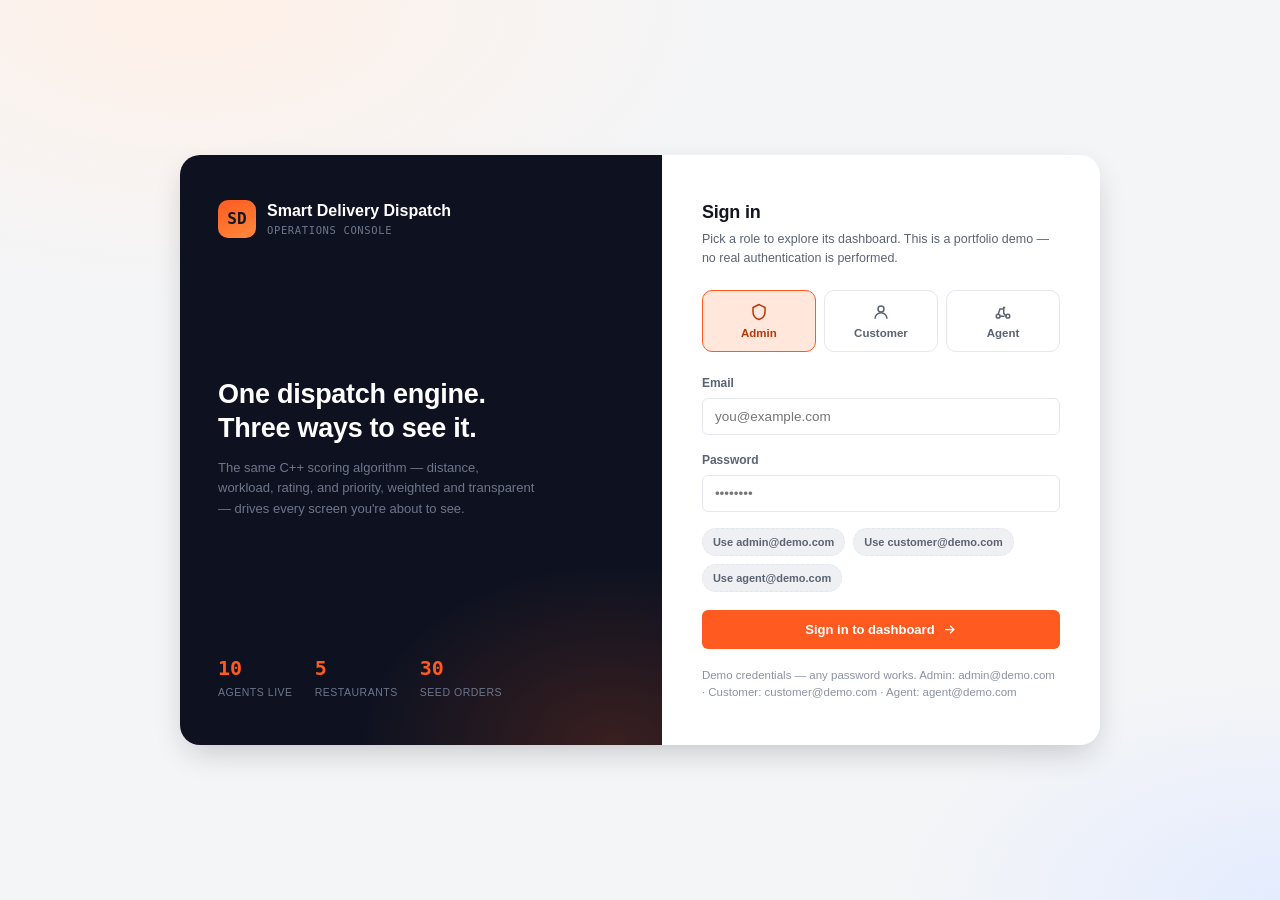
<file: frontend/index.html>
<!DOCTYPE html>
<html lang="en">
<head>
<meta charset="UTF-8">
<meta name="viewport" content="width=device-width, initial-scale=1.0">
<title>Smart Delivery Dispatch — Sign In</title>
<link rel="stylesheet" href="css/style.css">
<link rel="stylesheet" href="css/components.css">
<link rel="stylesheet" href="css/responsive.css">
<style>
  body.login-body {
    min-height: 100vh;
    display: flex; align-items: center; justify-content: center;
    padding: 24px;
    background:
      radial-gradient(900px 500px at 15% 0%, #FFF1E8 0%, transparent 60%),
      radial-gradient(700px 400px at 100% 100%, #E4ECFE 0%, transparent 55%),
      var(--bg);
  }
  .login-wrap { width: 100%; max-width: 920px; display: grid; grid-template-columns: 1.1fr 1fr; border-radius: 20px; overflow: hidden; box-shadow: var(--shadow-pop); background: var(--surface); }
  .login-side {
    background: var(--rail-bg);
    color: #fff;
    padding: 44px 38px;
    display: flex; flex-direction: column; justify-content: space-between;
    position: relative;
    overflow: hidden;
  }
  .login-side::before {
    content: ''; position: absolute; inset: 0;
    background: radial-gradient(420px 300px at 90% 100%, rgba(255,90,31,0.18), transparent 60%);
  }
  .login-brand { display: flex; align-items: center; gap: 11px; position: relative; }
  .login-brand-mark { width: 38px; height: 38px; border-radius: 10px; background: linear-gradient(155deg, var(--accent), #FF8A3D); display: flex; align-items: center; justify-content: center; font-family: var(--font-mono); font-weight: 700; color: #12161F; font-size: 16px; }
  .login-brand strong { font-family: var(--font-display); font-size: 16px; }
  .login-brand span { display: block; font-size: 10.5px; color: var(--rail-text-dim); font-family: var(--font-mono); letter-spacing: 0.06em; text-transform: uppercase; }
  .login-headline { position: relative; margin-top: 40px; }
  .login-headline h1 { font-size: 27px; line-height: 1.25; font-weight: 600; letter-spacing: -0.01em; max-width: 340px; }
  .login-headline p { margin-top: 12px; color: var(--rail-text-dim); font-size: 13px; max-width: 320px; line-height: 1.6; }
  .login-metric-row { display: flex; gap: 22px; margin-top: 34px; position: relative; }
  .login-metric .num { font-family: var(--font-mono); font-size: 20px; font-weight: 700; color: var(--accent); }
  .login-metric .lbl { font-size: 10.5px; color: var(--rail-text-dim); text-transform: uppercase; letter-spacing: 0.05em; margin-top: 2px; }

  .login-form-side { padding: 44px 40px; display: flex; flex-direction: column; }
  .login-form-side h2 { font-size: 18px; margin-bottom: 4px; }
  .login-form-side .sub { font-size: 12.5px; color: var(--ink-soft); margin-bottom: 22px; }

  .role-tabs { display: grid; grid-template-columns: repeat(3, 1fr); gap: 8px; margin-bottom: 22px; }
  .role-tab {
    border: 1px solid var(--line); border-radius: var(--radius-md); padding: 12px 8px;
    display: flex; flex-direction: column; align-items: center; gap: 6px;
    background: var(--surface); color: var(--ink-soft); font-size: 11.5px; font-weight: 600;
  }
  .role-tab svg { width: 18px; height: 18px; }
  .role-tab.active { border-color: var(--accent); background: var(--accent-dim); color: var(--accent-ink); }

  .demo-fill-row { display: flex; gap: 8px; margin-top: 4px; margin-bottom: 18px; flex-wrap: wrap; }
  .demo-fill-btn { font-size: 11px; padding: 7px 10px; border-radius: 999px; border: 1px dashed var(--line); background: var(--line-soft); color: var(--ink-soft); font-weight: 600; }
  .demo-fill-btn:hover { border-color: var(--accent); color: var(--accent-ink); }

  .login-error { display:none; background: var(--red-dim); color: var(--red); font-size: 12.5px; padding: 10px 12px; border-radius: var(--radius-sm); margin-bottom: 14px; }
  .login-error.show { display: block; }

  .login-footer-note { margin-top: auto; padding-top: 18px; font-size: 11.5px; color: var(--ink-faint); }

  @media (max-width: 768px) {
    .login-wrap { grid-template-columns: 1fr; }
    .login-side { display: none; }
    .login-form-side { padding: 32px 22px; }
  }
</style>
</head>
<body class="login-body">

<div class="login-wrap">
  <aside class="login-side">
    <div class="login-brand">
      <div class="login-brand-mark">SD</div>
      <div>
        <strong>Smart Delivery Dispatch</strong>
        <span>Operations Console</span>
      </div>
    </div>

    <div class="login-headline">
      <h1>One dispatch engine.<br>Three ways to see it.</h1>
      <p>The same C++ scoring algorithm — distance, workload, rating, and priority, weighted and transparent — drives every screen you're about to see.</p>
    </div>

    <div class="login-metric-row">
      <div class="login-metric"><div class="num">10</div><div class="lbl">Agents live</div></div>
      <div class="login-metric"><div class="num">5</div><div class="lbl">Restaurants</div></div>
      <div class="login-metric"><div class="num">30</div><div class="lbl">Seed orders</div></div>
    </div>
  </aside>

  <section class="login-form-side">
    <h2>Sign in</h2>
    <p class="sub">Pick a role to explore its dashboard. This is a portfolio demo — no real authentication is performed.</p>

    <div class="role-tabs" role="tablist" aria-label="Select role">
      <button class="role-tab active" data-role="ADMIN" type="button">
        <svg viewBox="0 0 24 24" fill="none" stroke="currentColor" stroke-width="2"><path d="M12 2 4 6v6c0 5 3.5 8.5 8 10 4.5-1.5 8-5 8-10V6z"/></svg>
        Admin
      </button>
      <button class="role-tab" data-role="CUSTOMER" type="button">
        <svg viewBox="0 0 24 24" fill="none" stroke="currentColor" stroke-width="2"><circle cx="12" cy="8" r="4"/><path d="M4 21c0-4.4 3.6-8 8-8s8 3.6 8 8"/></svg>
        Customer
      </button>
      <button class="role-tab" data-role="DELIVERY_AGENT" type="button">
        <svg viewBox="0 0 24 24" fill="none" stroke="currentColor" stroke-width="2"><circle cx="5.5" cy="17.5" r="2.5"/><circle cx="18.5" cy="17.5" r="2.5"/><path d="M15 6h-2v8l3.5 3.5M8 17.5h6M5.5 15 8 8h5"/></svg>
        Agent
      </button>
    </div>

    <div class="login-error" id="loginError"></div>

    <form id="loginForm">
      <div class="form-group">
        <label class="form-label" for="email">Email</label>
        <input class="form-control" id="email" type="email" placeholder="you@example.com" required>
      </div>
      <div class="form-group">
        <label class="form-label" for="password">Password</label>
        <input class="form-control" id="password" type="password" placeholder="••••••••" required>
      </div>

      <div class="demo-fill-row">
        <button type="button" class="demo-fill-btn" data-demo="admin">Use admin@demo.com</button>
        <button type="button" class="demo-fill-btn" data-demo="customer">Use customer@demo.com</button>
        <button type="button" class="demo-fill-btn" data-demo="agent">Use agent@demo.com</button>
      </div>

      <button class="btn btn-accent btn-block" type="submit" style="padding:11px;">
        Sign in to dashboard
        <svg viewBox="0 0 24 24" fill="none" stroke="currentColor" stroke-width="2"><path d="M5 12h14M13 6l6 6-6 6"/></svg>
      </button>
    </form>

    <p class="login-footer-note">Demo credentials — any password works. Admin: admin@demo.com · Customer: customer@demo.com · Agent: agent@demo.com</p>
  </section>
</div>

<script src="js/config.js"></script>
  <script src="js/utils.js"></script>
<script>
  let selectedRole = 'ADMIN';

  document.querySelectorAll('.role-tab').forEach(tab => {
    tab.addEventListener('click', () => {
      document.querySelectorAll('.role-tab').forEach(t => t.classList.remove('active'));
      tab.classList.add('active');
      selectedRole = tab.dataset.role;
    });
  });

  const DEMO = {
    admin:    { role: 'ADMIN',          email: 'admin@demo.com',    name: 'Admin User' },
    customer: { role: 'CUSTOMER',       email: 'customer@demo.com', name: 'Aarav Sharma', id: 'CUS-0001' },
    agent:    { role: 'DELIVERY_AGENT', email: 'agent@demo.com',    name: 'Rahul Yadav',  id: 'AGT-0001' },
  };

  document.querySelectorAll('[data-demo]').forEach(btn => {
    btn.addEventListener('click', () => {
      const demo = DEMO[btn.dataset.demo];
      document.getElementById('email').value = demo.email;
      document.getElementById('password').value = 'demo1234';
      document.querySelectorAll('.role-tab').forEach(t => t.classList.toggle('active', t.dataset.role === demo.role));
      selectedRole = demo.role;
    });
  });

  document.getElementById('loginForm').addEventListener('submit', (e) => {
    e.preventDefault();
    const email = document.getElementById('email').value.trim().toLowerCase();
    const errorBox = document.getElementById('loginError');

    const matched = Object.values(DEMO).find(d => d.role === selectedRole);
    const isDemoEmail = matched && email === matched.email;

    let session;
    if (isDemoEmail) {
      session = { role: matched.role, email: matched.email, name: matched.name, id: matched.id || null };
    } else if (email) {
      // Non-demo email: still let them in for exploration purposes, using
      // the seeded demo identity for that role (this is a portfolio demo,
      // not a real auth system - see README "Demo Mode").
      session = { role: selectedRole, email, name: matched?.name || 'Guest User', id: matched?.id || null };
    } else {
      errorBox.textContent = 'Enter an email to continue.';
      errorBox.classList.add('show');
      return;
    }

    Utils.setSession(session);
    const dest = { ADMIN: 'admin.html', CUSTOMER: 'customer.html', DELIVERY_AGENT: 'agent.html' }[session.role];
    window.location.href = dest;
  });

  // If already signed in, skip straight to the right dashboard.
  (function redirectIfLoggedIn() {
    const session = Utils.getSession();
    if (session) {
      const dest = { ADMIN: 'admin.html', CUSTOMER: 'customer.html', DELIVERY_AGENT: 'agent.html' }[session.role];
      if (dest) window.location.href = dest;
    }
  })();
</script>
</body>
</html>
</file>
<file: frontend/css/style.css>
/* ============================================================================
   style.css
   Smart Delivery Dispatch System — Design System
   ----------------------------------------------------------------------------
   DIRECTION: "Dispatch console" — a logistics operations tool, not a food
   app. The signature move is treating agent/order data like a live terminal
   readout: monospace figures for IDs, ETAs and dispatch scores, a dark
   "ops rail" sidebar, and a warm signal-orange accent (traffic/logistics
   signage, not a decorative gradient). Score breakdowns render as literal
   horizontal meters, because making the scoring algorithm visible is the
   whole point of this project.
   ============================================================================ */

:root {
  /* ---- Palette ---- */
  --ink: #12161F;
  --ink-soft: #5B6472;
  --ink-faint: #8A93A3;
  --line: #E4E7EC;
  --line-soft: #EEF0F3;

  --bg: #F4F5F7;
  --surface: #FFFFFF;
  --surface-raised: #FFFFFF;

  --rail-bg: #0E1220;
  --rail-bg-active: #1B2133;
  --rail-text: #C7CCDA;
  --rail-text-dim: #6E768B;
  --rail-line: #232A3D;

  --accent: #FF5A1F;
  --accent-dim: #FFE7DC;
  --accent-ink: #B8380A;

  --teal: #0F9D7C;
  --teal-dim: #DFF5EE;
  --amber: #C77700;
  --amber-dim: #FFF1D6;
  --red: #D6304A;
  --red-dim: #FCE3E7;
  --blue: #2F6FED;
  --blue-dim: #E4ECFE;
  --violet: #7C5CFC;
  --violet-dim: #EDE7FE;

  /* ---- Type ---- */
  --font-display: 'Space Grotesk', 'Segoe UI', sans-serif;
  --font-body: 'Inter', 'Segoe UI', sans-serif;
  --font-mono: 'JetBrains Mono', 'SFMono-Regular', Consolas, monospace;

  /* ---- Layout ---- */
  --rail-width: 248px;
  --header-height: 64px;
  --radius-sm: 6px;
  --radius-md: 10px;
  --radius-lg: 16px;
  --shadow-card: 0 1px 2px rgba(18, 22, 31, 0.04), 0 8px 24px -12px rgba(18, 22, 31, 0.10);
  --shadow-pop: 0 12px 32px -8px rgba(18, 22, 31, 0.24);
}

/* ---- Reset ---- */
* { box-sizing: border-box; }
html, body { height: 100%; }
body {
  margin: 0;
  font-family: var(--font-body);
  background: var(--bg);
  color: var(--ink);
  font-size: 14px;
  line-height: 1.5;
  -webkit-font-smoothing: antialiased;
  overflow-x: hidden;
}
h1, h2, h3, h4 {
  font-family: var(--font-display);
  font-weight: 600;
  margin: 0;
  letter-spacing: -0.01em;
}
p { margin: 0; }
a { color: inherit; text-decoration: none; }
button { font-family: inherit; cursor: pointer; }
input, select, textarea { font-family: inherit; }
ul { list-style: none; margin: 0; padding: 0; }
table { border-collapse: collapse; width: 100%; }
:focus-visible {
  outline: 2px solid var(--accent);
  outline-offset: 2px;
}
.mono { font-family: var(--font-mono); font-variant-numeric: tabular-nums; }

/* ============================================================================
   APP SHELL
   ============================================================================ */
.app-shell {
  display: grid;
  grid-template-columns: var(--rail-width) 1fr;
  min-height: 100vh;
}

/* ---- Sidebar / Ops rail ---- */
.rail {
  background: var(--rail-bg);
  color: var(--rail-text);
  display: flex;
  flex-direction: column;
  padding: 20px 14px;
  position: fixed;
  top: 0; left: 0; bottom: 0;
  width: var(--rail-width);
  z-index: 60;
  transition: transform 0.25s ease;
}

.rail-brand {
  display: flex;
  align-items: center;
  gap: 10px;
  padding: 6px 10px 22px;
}
.rail-brand-mark {
  width: 34px; height: 34px;
  border-radius: 9px;
  background: linear-gradient(155deg, var(--accent), #FF8A3D);
  display: flex; align-items: center; justify-content: center;
  font-family: var(--font-mono);
  font-weight: 700;
  color: #12161F;
  font-size: 15px;
  flex-shrink: 0;
}
.rail-brand-text .name {
  font-family: var(--font-display);
  font-size: 14.5px;
  font-weight: 600;
  color: #F4F5F7;
  line-height: 1.2;
}
.rail-brand-text .tag {
  font-family: var(--font-mono);
  font-size: 10.5px;
  color: var(--rail-text-dim);
  letter-spacing: 0.06em;
  text-transform: uppercase;
}

.rail-section-label {
  font-size: 10.5px;
  text-transform: uppercase;
  letter-spacing: 0.08em;
  color: var(--rail-text-dim);
  padding: 14px 12px 6px;
  font-weight: 600;
}

.rail-nav { display: flex; flex-direction: column; gap: 2px; }
.rail-link {
  display: flex;
  align-items: center;
  gap: 10px;
  padding: 9px 12px;
  border-radius: var(--radius-sm);
  font-size: 13.5px;
  font-weight: 500;
  color: var(--rail-text);
  transition: background 0.12s ease, color 0.12s ease;
}
.rail-link svg { width: 17px; height: 17px; flex-shrink: 0; opacity: 0.85; }
.rail-link:hover { background: var(--rail-bg-active); color: #fff; }
.rail-link.active {
  background: var(--rail-bg-active);
  color: #fff;
  box-shadow: inset 2px 0 0 var(--accent);
}

.rail-footer {
  margin-top: auto;
  border-top: 1px solid var(--rail-line);
  padding-top: 14px;
}
.rail-user {
  display: flex;
  align-items: center;
  gap: 10px;
  padding: 8px 10px;
  border-radius: var(--radius-sm);
}
.rail-user-avatar {
  width: 32px; height: 32px;
  border-radius: 50%;
  background: var(--rail-bg-active);
  display: flex; align-items: center; justify-content: center;
  font-family: var(--font-display);
  font-size: 12.5px;
  font-weight: 700;
  color: var(--accent);
  flex-shrink: 0;
}
.rail-user-name { font-size: 12.5px; color: #F4F5F7; font-weight: 600; line-height: 1.3; }
.rail-user-role { font-size: 10.5px; color: var(--rail-text-dim); font-family: var(--font-mono); text-transform: uppercase; letter-spacing: 0.05em; }
.rail-logout {
  width: 100%;
  margin-top: 8px;
  background: transparent;
  border: 1px solid var(--rail-line);
  color: var(--rail-text);
  padding: 8px 10px;
  border-radius: var(--radius-sm);
  font-size: 12px;
  font-weight: 600;
  text-align: left;
}
.rail-logout:hover { background: var(--rail-bg-active); color: #fff; }

/* ---- Main column ---- */
.main-col {
  grid-column: 2;
  margin-left: var(--rail-width);
  min-height: 100vh;
  display: flex;
  flex-direction: column;
}

.topbar {
  height: var(--header-height);
  background: rgba(244, 245, 247, 0.92);
  backdrop-filter: blur(8px);
  border-bottom: 1px solid var(--line);
  display: flex;
  align-items: center;
  justify-content: space-between;
  padding: 0 28px;
  position: sticky;
  top: 0;
  z-index: 40;
  gap: 16px;
}
.topbar-title h1 { font-size: 19px; }
.topbar-title .sub { font-size: 12.5px; color: var(--ink-soft); margin-top: 2px; }
.topbar-actions { display: flex; align-items: center; gap: 10px; }

.hamburger {
  display: none;
  background: transparent;
  border: 1px solid var(--line);
  border-radius: var(--radius-sm);
  width: 36px; height: 36px;
  align-items: center;
  justify-content: center;
  flex-shrink: 0;
}
.hamburger svg { width: 18px; height: 18px; }

.rail-scrim {
  display: none;
  position: fixed;
  inset: 0;
  background: rgba(14, 18, 32, 0.5);
  z-index: 55;
}

.page-content {
  padding: 24px 28px 60px;
  flex: 1;
  max-width: 1440px;
  width: 100%;
}

.search-box {
  display: flex;
  align-items: center;
  gap: 8px;
  background: var(--surface);
  border: 1px solid var(--line);
  border-radius: var(--radius-sm);
  padding: 8px 12px;
  min-width: 240px;
}
.search-box svg { width: 15px; height: 15px; color: var(--ink-faint); flex-shrink: 0; }
.search-box input {
  border: none; outline: none; background: transparent;
  font-size: 13px; width: 100%; color: var(--ink);
}

/* ---- Section headers ---- */
.section-head {
  display: flex;
  align-items: baseline;
  justify-content: space-between;
  margin: 32px 0 14px;
  gap: 12px;
  flex-wrap: wrap;
}
.section-head:first-child { margin-top: 0; }
.section-head h2 { font-size: 16px; }
.section-head .desc { font-size: 12.5px; color: var(--ink-soft); margin-top: 3px; }

/* ============================================================================
   LAYOUT UTILITIES
   ============================================================================ */
.grid { display: grid; gap: 16px; }
.grid-2 { grid-template-columns: repeat(2, 1fr); }
.grid-3 { grid-template-columns: repeat(3, 1fr); }
.grid-4 { grid-template-columns: repeat(4, 1fr); }
.stack { display: flex; flex-direction: column; gap: 16px; }
.row { display: flex; align-items: center; gap: 10px; }
.row-between { display: flex; align-items: center; justify-content: space-between; }
.dispatch-columns { display: grid; grid-template-columns: 320px 1fr; gap: 20px; align-items: start; }
.mt-8 { margin-top: 8px; }
.mt-16 { margin-top: 16px; }
.mt-24 { margin-top: 24px; }
.mb-16 { margin-bottom: 16px; }
.gap-8 { gap: 8px; }
.w-full { width: 100%; }
.text-center { text-align: center; }
</file>
<file: frontend/css/components.css>
/* ============================================================================
   components.css
   ============================================================================ */

/* ---- Buttons ---- */
.btn {
  display: inline-flex;
  align-items: center;
  justify-content: center;
  gap: 7px;
  padding: 9px 16px;
  border-radius: var(--radius-sm);
  font-size: 13px;
  font-weight: 600;
  border: 1px solid transparent;
  transition: transform 0.08s ease, filter 0.12s ease, background 0.12s ease;
  white-space: nowrap;
}
.btn svg { width: 15px; height: 15px; }
.btn:active { transform: scale(0.98); }
.btn:disabled { opacity: 0.5; cursor: not-allowed; pointer-events: none; }

.btn-primary { background: var(--ink); color: #fff; }
.btn-primary:hover { filter: brightness(1.15); }

.btn-accent { background: var(--accent); color: #fff; }
.btn-accent:hover { filter: brightness(1.06); }

.btn-outline { background: var(--surface); color: var(--ink); border-color: var(--line); }
.btn-outline:hover { background: var(--line-soft); }

.btn-ghost { background: transparent; color: var(--ink-soft); }
.btn-ghost:hover { background: var(--line-soft); color: var(--ink); }

.btn-danger { background: var(--red-dim); color: var(--red); }
.btn-danger:hover { filter: brightness(0.97); }

.btn-sm { padding: 6px 11px; font-size: 12px; }
.btn-block { width: 100%; }
.btn-icon { padding: 8px; }

/* ---- Stat cards ---- */
.stat-grid {
  display: grid;
  grid-template-columns: repeat(6, 1fr);
  gap: 14px;
}
.stat-card {
  background: var(--surface);
  border: 1px solid var(--line);
  border-radius: var(--radius-md);
  padding: 16px 16px 14px;
  box-shadow: var(--shadow-card);
  position: relative;
  overflow: hidden;
}
.stat-card .label {
  font-size: 11px;
  text-transform: uppercase;
  letter-spacing: 0.06em;
  color: var(--ink-soft);
  font-weight: 600;
  display: flex;
  align-items: center;
  gap: 6px;
}
.stat-card .label svg { width: 13px; height: 13px; }
.stat-card .value {
  font-family: var(--font-display);
  font-size: 27px;
  font-weight: 700;
  margin-top: 8px;
  letter-spacing: -0.02em;
}
.stat-card .value .unit { font-size: 14px; font-weight: 600; color: var(--ink-soft); margin-left: 3px; }
.stat-card .delta { font-size: 11.5px; margin-top: 6px; color: var(--ink-faint); font-family: var(--font-mono); }
.stat-card .accent-bar {
  position: absolute; top: 0; left: 0; right: 0; height: 3px;
}

/* ---- Generic content card ---- */
.card {
  background: var(--surface);
  border: 1px solid var(--line);
  border-radius: var(--radius-md);
  box-shadow: var(--shadow-card);
}
.card-header {
  display: flex;
  align-items: center;
  justify-content: space-between;
  padding: 16px 20px;
  border-bottom: 1px solid var(--line-soft);
  gap: 12px;
  flex-wrap: wrap;
}
.card-header h3 { font-size: 14.5px; }
.card-body { padding: 20px; }
.card-body.tight { padding: 0; }

/* ---- Tables ---- */
.table-wrap { overflow-x: auto; }
.data-table { width: 100%; font-size: 13px; }
.data-table thead th {
  text-align: left;
  font-size: 10.5px;
  text-transform: uppercase;
  letter-spacing: 0.06em;
  color: var(--ink-faint);
  font-weight: 700;
  padding: 12px 16px;
  border-bottom: 1px solid var(--line);
  white-space: nowrap;
}
.data-table tbody td {
  padding: 13px 16px;
  border-bottom: 1px solid var(--line-soft);
  vertical-align: middle;
}
.data-table tbody tr:last-child td { border-bottom: none; }
.data-table tbody tr { transition: background 0.1s ease; }
.data-table tbody tr:hover { background: #FAFAFB; }
.cell-id { font-family: var(--font-mono); font-weight: 600; font-size: 12.5px; }
.cell-primary { font-weight: 600; }
.cell-sub { font-size: 11.5px; color: var(--ink-soft); margin-top: 2px; }

/* ---- Badges ---- */
.badge {
  display: inline-flex;
  align-items: center;
  gap: 5px;
  padding: 4px 9px;
  border-radius: 999px;
  font-size: 11px;
  font-weight: 700;
  letter-spacing: 0.02em;
  white-space: nowrap;
}
.badge .dot { width: 6px; height: 6px; border-radius: 50%; background: currentColor; }
.badge-neutral { background: var(--line-soft); color: var(--ink-soft); }
.badge-blue { background: var(--blue-dim); color: var(--blue); }
.badge-teal { background: var(--teal-dim); color: var(--teal); }
.badge-amber { background: var(--amber-dim); color: var(--amber); }
.badge-red { background: var(--red-dim); color: var(--red); }
.badge-violet { background: var(--violet-dim); color: var(--violet); }
.badge-accent { background: var(--accent-dim); color: var(--accent-ink); }

/* ---- Filters / chip tabs ---- */
.chip-tabs { display: flex; gap: 6px; flex-wrap: wrap; }
.chip-tab {
  padding: 7px 13px;
  border-radius: 999px;
  font-size: 12.5px;
  font-weight: 600;
  background: var(--surface);
  border: 1px solid var(--line);
  color: var(--ink-soft);
}
.chip-tab.active { background: var(--ink); color: #fff; border-color: var(--ink); }
.chip-tab:hover:not(.active) { background: var(--line-soft); }

/* ---- Forms ---- */
.form-group { margin-bottom: 16px; }
.form-row { display: grid; grid-template-columns: 1fr 1fr; gap: 14px; }
label.form-label {
  display: block;
  font-size: 12px;
  font-weight: 600;
  color: var(--ink-soft);
  margin-bottom: 6px;
}
.form-control {
  width: 100%;
  padding: 10px 12px;
  border-radius: var(--radius-sm);
  border: 1px solid var(--line);
  background: var(--surface);
  font-size: 13.5px;
  color: var(--ink);
  transition: border-color 0.12s ease;
}
.form-control:focus { border-color: var(--accent); outline: none; }
textarea.form-control { resize: vertical; min-height: 70px; }
.form-hint { font-size: 11.5px; color: var(--ink-faint); margin-top: 5px; }
.form-error { font-size: 11.5px; color: var(--red); margin-top: 5px; display: none; }
.form-error.show { display: block; }

/* ---- Modal ---- */
.modal-overlay {
  position: fixed; inset: 0;
  background: rgba(14, 18, 32, 0.46);
  display: none;
  align-items: center;
  justify-content: center;
  z-index: 100;
  padding: 20px;
}
.modal-overlay.open { display: flex; }
.modal-box {
  background: var(--surface);
  border-radius: var(--radius-lg);
  box-shadow: var(--shadow-pop);
  width: 100%;
  max-width: 480px;
  max-height: 88vh;
  display: flex;
  flex-direction: column;
  overflow: hidden;
  animation: modalIn 0.16s ease;
}
.modal-box.wide { max-width: 640px; }
@keyframes modalIn { from { opacity: 0; transform: translateY(8px) scale(0.98); } to { opacity: 1; transform: none; } }
.modal-header {
  display: flex; align-items: center; justify-content: space-between;
  padding: 18px 22px; border-bottom: 1px solid var(--line-soft);
}
.modal-header h3 { font-size: 15.5px; }
.modal-close {
  width: 28px; height: 28px; border-radius: 50%;
  display: flex; align-items: center; justify-content: center;
  background: var(--line-soft); border: none; color: var(--ink-soft);
}
.modal-close:hover { background: var(--line); }
.modal-body { padding: 20px 22px; overflow-y: auto; }
.modal-footer {
  padding: 16px 22px; border-top: 1px solid var(--line-soft);
  display: flex; justify-content: flex-end; gap: 10px;
}

/* ---- Toasts ---- */
.toast-stack {
  position: fixed;
  top: 20px; right: 20px;
  z-index: 200;
  display: flex; flex-direction: column; gap: 10px;
  max-width: 340px;
}
.toast {
  background: var(--ink);
  color: #fff;
  padding: 13px 15px;
  border-radius: var(--radius-md);
  box-shadow: var(--shadow-pop);
  display: flex; align-items: flex-start; gap: 10px;
  font-size: 13px;
  animation: toastIn 0.18s ease;
}
@keyframes toastIn { from { opacity: 0; transform: translateX(16px); } to { opacity: 1; transform: none; } }
.toast .dot { width: 8px; height: 8px; border-radius: 50%; margin-top: 4px; flex-shrink: 0; }
.toast.success .dot { background: #34D399; }
.toast.warning .dot { background: #FBBF24; }
.toast.error .dot { background: #FB7185; }
.toast.info .dot { background: #60A5FA; }
.toast .msg { flex: 1; line-height: 1.4; }
.toast .close { background: none; border: none; color: rgba(255,255,255,0.55); flex-shrink: 0; }
.toast .close:hover { color: #fff; }

/* ---- Empty / Loading / Error states ---- */
.state-block {
  display: flex; flex-direction: column; align-items: center; justify-content: center;
  text-align: center; padding: 52px 20px; color: var(--ink-soft);
}
.state-block svg { width: 40px; height: 40px; color: var(--ink-faint); margin-bottom: 14px; }
.state-block h4 { font-size: 14px; color: var(--ink); margin-bottom: 4px; }
.state-block p { font-size: 12.5px; max-width: 320px; }
.spinner {
  width: 22px; height: 22px; border-radius: 50%;
  border: 2.5px solid var(--line);
  border-top-color: var(--accent);
  animation: spin 0.7s linear infinite;
}
@keyframes spin { to { transform: rotate(360deg); } }
.skeleton {
  background: linear-gradient(90deg, var(--line-soft) 25%, var(--line) 37%, var(--line-soft) 63%);
  background-size: 400% 100%;
  animation: skeleton 1.4s ease infinite;
  border-radius: var(--radius-sm);
}
@keyframes skeleton { 0% { background-position: 100% 50%; } 100% { background-position: 0 50%; } }

/* ---- Timeline (customer order tracking) ---- */
.timeline { display: flex; flex-direction: column; gap: 0; }
.timeline-step { display: flex; gap: 14px; position: relative; padding-bottom: 26px; }
.timeline-step:last-child { padding-bottom: 0; }
.timeline-step .marker {
  width: 22px; height: 22px; border-radius: 50%;
  border: 2px solid var(--line);
  background: var(--surface);
  display: flex; align-items: center; justify-content: center;
  flex-shrink: 0; z-index: 1;
}
.timeline-step .marker svg { width: 12px; height: 12px; }
.timeline-step .line {
  position: absolute; left: 10px; top: 22px; bottom: -4px; width: 2px;
  background: var(--line);
}
.timeline-step:last-child .line { display: none; }
.timeline-step.done .marker { background: var(--teal); border-color: var(--teal); color: #fff; }
.timeline-step.done .line { background: var(--teal); }
.timeline-step.current .marker { background: var(--accent); border-color: var(--accent); color: #fff; box-shadow: 0 0 0 4px var(--accent-dim); }
.timeline-step .title { font-size: 13px; font-weight: 600; }
.timeline-step.done .title, .timeline-step.current .title { color: var(--ink); }
.timeline-step:not(.done):not(.current) .title { color: var(--ink-faint); }
.timeline-step .time { font-size: 11px; color: var(--ink-faint); margin-top: 2px; font-family: var(--font-mono); }

/* ---- Score meter (signature element: transparent dispatch scoring) ---- */
.score-panel {
  background: var(--surface);
  border: 1px solid var(--line);
  border-radius: var(--radius-md);
  padding: 16px 18px;
}
.score-panel.recommended { border-color: var(--accent); box-shadow: 0 0 0 3px var(--accent-dim); }
.score-panel-head { display: flex; align-items: center; justify-content: space-between; margin-bottom: 4px; }
.score-panel-agent { display: flex; align-items: center; gap: 10px; }
.score-panel-avatar {
  width: 34px; height: 34px; border-radius: 50%;
  background: var(--line-soft); color: var(--ink-soft);
  display: flex; align-items: center; justify-content: center;
  font-family: var(--font-display); font-weight: 700; font-size: 13px;
}
.score-panel-agent .name { font-weight: 700; font-size: 13.5px; }
.score-panel-agent .sub { font-size: 11px; color: var(--ink-soft); font-family: var(--font-mono); }
.score-panel-final {
  font-family: var(--font-mono); font-size: 22px; font-weight: 700;
  color: var(--ink);
}
.score-panel.recommended .score-panel-final { color: var(--accent-ink); }
.score-rows { margin-top: 12px; display: flex; flex-direction: column; gap: 8px; }
.score-row { display: grid; grid-template-columns: 96px 1fr 44px; align-items: center; gap: 10px; }
.score-row .k { font-size: 11px; color: var(--ink-soft); font-weight: 600; }
.score-row .bar-track { height: 6px; background: var(--line-soft); border-radius: 999px; overflow: hidden; }
.score-row .bar-fill { height: 100%; border-radius: 999px; background: var(--ink-faint); }
.score-row .bar-fill.distance { background: var(--blue); }
.score-row .bar-fill.workload { background: var(--teal); }
.score-row .bar-fill.rating { background: var(--amber); }
.score-row .v { font-family: var(--font-mono); font-size: 11.5px; font-weight: 600; text-align: right; }
.recommended-flag {
  display: inline-flex; align-items: center; gap: 5px;
  background: var(--accent); color: #fff; font-size: 10px; font-weight: 700;
  padding: 3px 8px; border-radius: 999px; letter-spacing: 0.03em; text-transform: uppercase;
}

/* ---- Tabs ---- */
.view-tabs { display: flex; gap: 4px; background: var(--line-soft); padding: 4px; border-radius: var(--radius-sm); width: fit-content; }
.view-tab { padding: 7px 14px; border-radius: 5px; font-size: 12.5px; font-weight: 600; color: var(--ink-soft); background: transparent; }
.view-tab.active { background: var(--surface); color: var(--ink); box-shadow: var(--shadow-card); }

/* ---- Misc ---- */
.divider { height: 1px; background: var(--line-soft); margin: 16px 0; }
.avatar-sm {
  width: 26px; height: 26px; border-radius: 50%;
  background: var(--line-soft); color: var(--ink-soft);
  display: flex; align-items: center; justify-content: center;
  font-family: var(--font-display); font-weight: 700; font-size: 10.5px;
  flex-shrink: 0;
}
.flex-between { display: flex; align-items: center; justify-content: space-between; }
.text-soft { color: var(--ink-soft); }
.text-faint { color: var(--ink-faint); }
.progress-track { height: 6px; background: var(--line-soft); border-radius: 999px; overflow: hidden; }
.progress-fill { height: 100%; background: var(--accent); border-radius: 999px; transition: width 0.3s ease; }
</file>
<file: frontend/css/responsive.css>
/* ============================================================================
   responsive.css
   Breakpoints: 1200 / 992 / 768 / 576, chosen at the points where the
   dispatch console's own layout actually breaks (6-col stat grid, 2-col
   forms, data tables) rather than applied mechanically.
   ============================================================================ */

/* ---- ≤1200px: stat grid 6 -> 3 columns, dispatch center columns stack earlier ---- */
@media (max-width: 1200px) {
  .stat-grid { grid-template-columns: repeat(3, 1fr); }
  .grid-4 { grid-template-columns: repeat(2, 1fr); }
}

/* ---- ≤992px: rail becomes an off-canvas drawer ---- */
@media (max-width: 992px) {
  .rail {
    transform: translateX(-100%);
  }
  .rail.open { transform: translateX(0); box-shadow: var(--shadow-pop); }
  .rail-scrim.open { display: block; }
  .main-col { margin-left: 0; }
  .hamburger { display: inline-flex; }

  .grid-3 { grid-template-columns: repeat(2, 1fr); }
  .dispatch-columns { grid-template-columns: 1fr !important; }
  .search-box { min-width: 0; flex: 1; }
}

/* ---- ≤768px: tablet - 2-col cards, horizontally scrollable tables ---- */
@media (max-width: 768px) {
  .stat-grid { grid-template-columns: repeat(2, 1fr); }
  .grid-2, .grid-4, .grid-3 { grid-template-columns: 1fr; }
  .form-row { grid-template-columns: 1fr; }

  .page-content { padding: 18px 16px 48px; }
  .topbar { padding: 0 16px; }
  .topbar-title h1 { font-size: 16.5px; }

  .card-header { padding: 14px 16px; }
  .card-body { padding: 16px; }

  .table-wrap { overflow-x: auto; -webkit-overflow-scrolling: touch; }
  .data-table { min-width: 640px; }

  .modal-box { max-width: 100%; }
}

/* ---- ≤576px: mobile - single column everything, cards instead of tables ---- */
@media (max-width: 576px) {
  .stat-grid { grid-template-columns: 1fr 1fr; gap: 10px; }
  .stat-card { padding: 13px 14px 12px; }
  .stat-card .value { font-size: 22px; }

  .topbar { height: 58px; gap: 10px; }
  .topbar-actions .search-box { display: none; }
  .brand-hide-mobile { display: none; }

  .section-head { margin: 24px 0 12px; }
  .section-head h2 { font-size: 14.5px; }

  .btn { padding: 10px 14px; }
  .chip-tabs { overflow-x: auto; flex-wrap: nowrap; padding-bottom: 4px; }
  .chip-tab { flex-shrink: 0; }

  /* Data tables collapse into stacked "cards": each row becomes a block,
     each cell shows its column label via data-label. */
  .data-table.responsive-cards thead { display: none; }
  .data-table.responsive-cards, .data-table.responsive-cards tbody, .data-table.responsive-cards tr { display: block; width: 100%; }
  .data-table.responsive-cards tr {
    border: 1px solid var(--line);
    border-radius: var(--radius-md);
    margin-bottom: 10px;
    padding: 4px 4px;
    background: var(--surface);
  }
  .data-table.responsive-cards td {
    display: flex;
    align-items: center;
    justify-content: space-between;
    gap: 12px;
    border-bottom: 1px solid var(--line-soft);
    padding: 9px 12px;
    text-align: right;
  }
  .data-table.responsive-cards td:last-child { border-bottom: none; }
  .data-table.responsive-cards td::before {
    content: attr(data-label);
    font-size: 10.5px;
    text-transform: uppercase;
    letter-spacing: 0.05em;
    color: var(--ink-faint);
    font-weight: 700;
    text-align: left;
  }

  .modal-header, .modal-body, .modal-footer { padding-left: 16px; padding-right: 16px; }
  .modal-footer { flex-direction: column-reverse; }
  .modal-footer .btn { width: 100%; }

  .toast-stack { left: 12px; right: 12px; top: 12px; max-width: none; }

  .dispatch-columns { gap: 14px !important; }
  .score-row { grid-template-columns: 74px 1fr 40px; }

  .form-row { gap: 10px; }
}

/* Never allow page-breaking horizontal overflow regardless of breakpoint */
html, body { max-width: 100%; }
</file>
